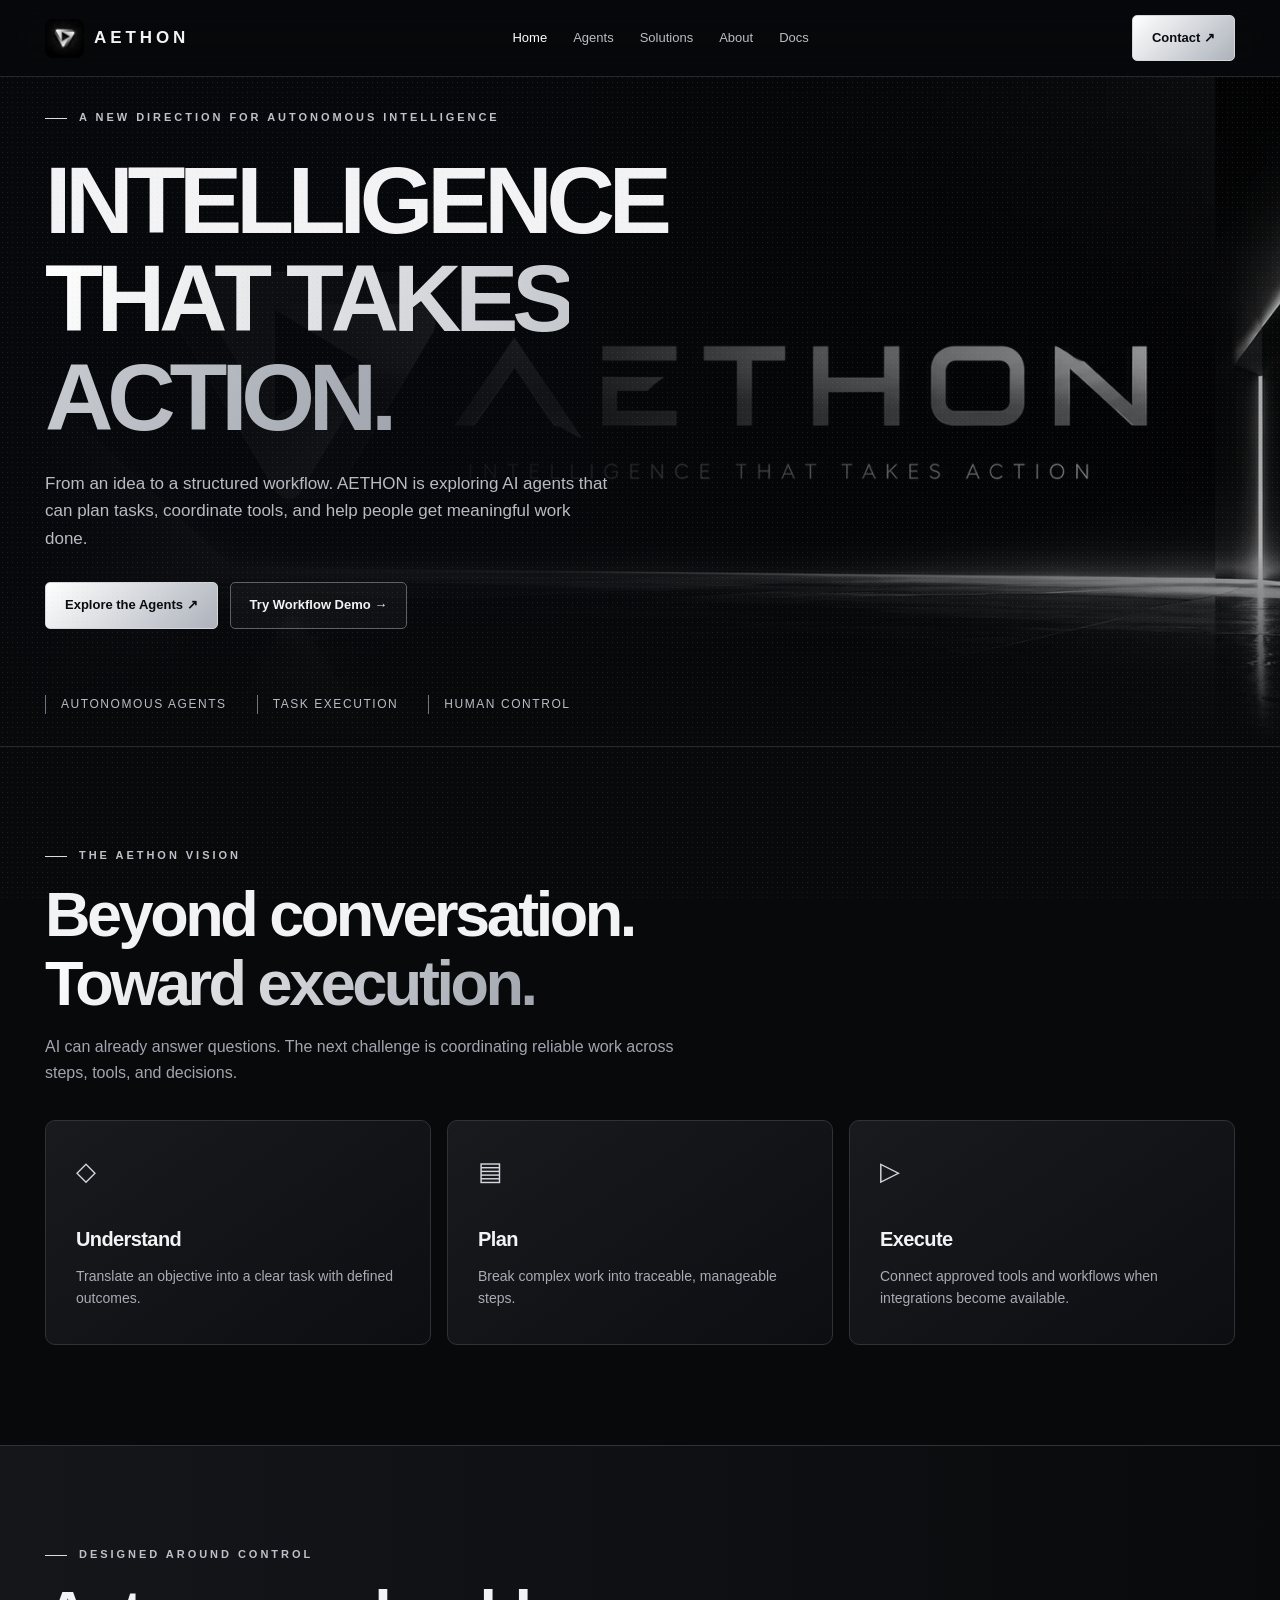
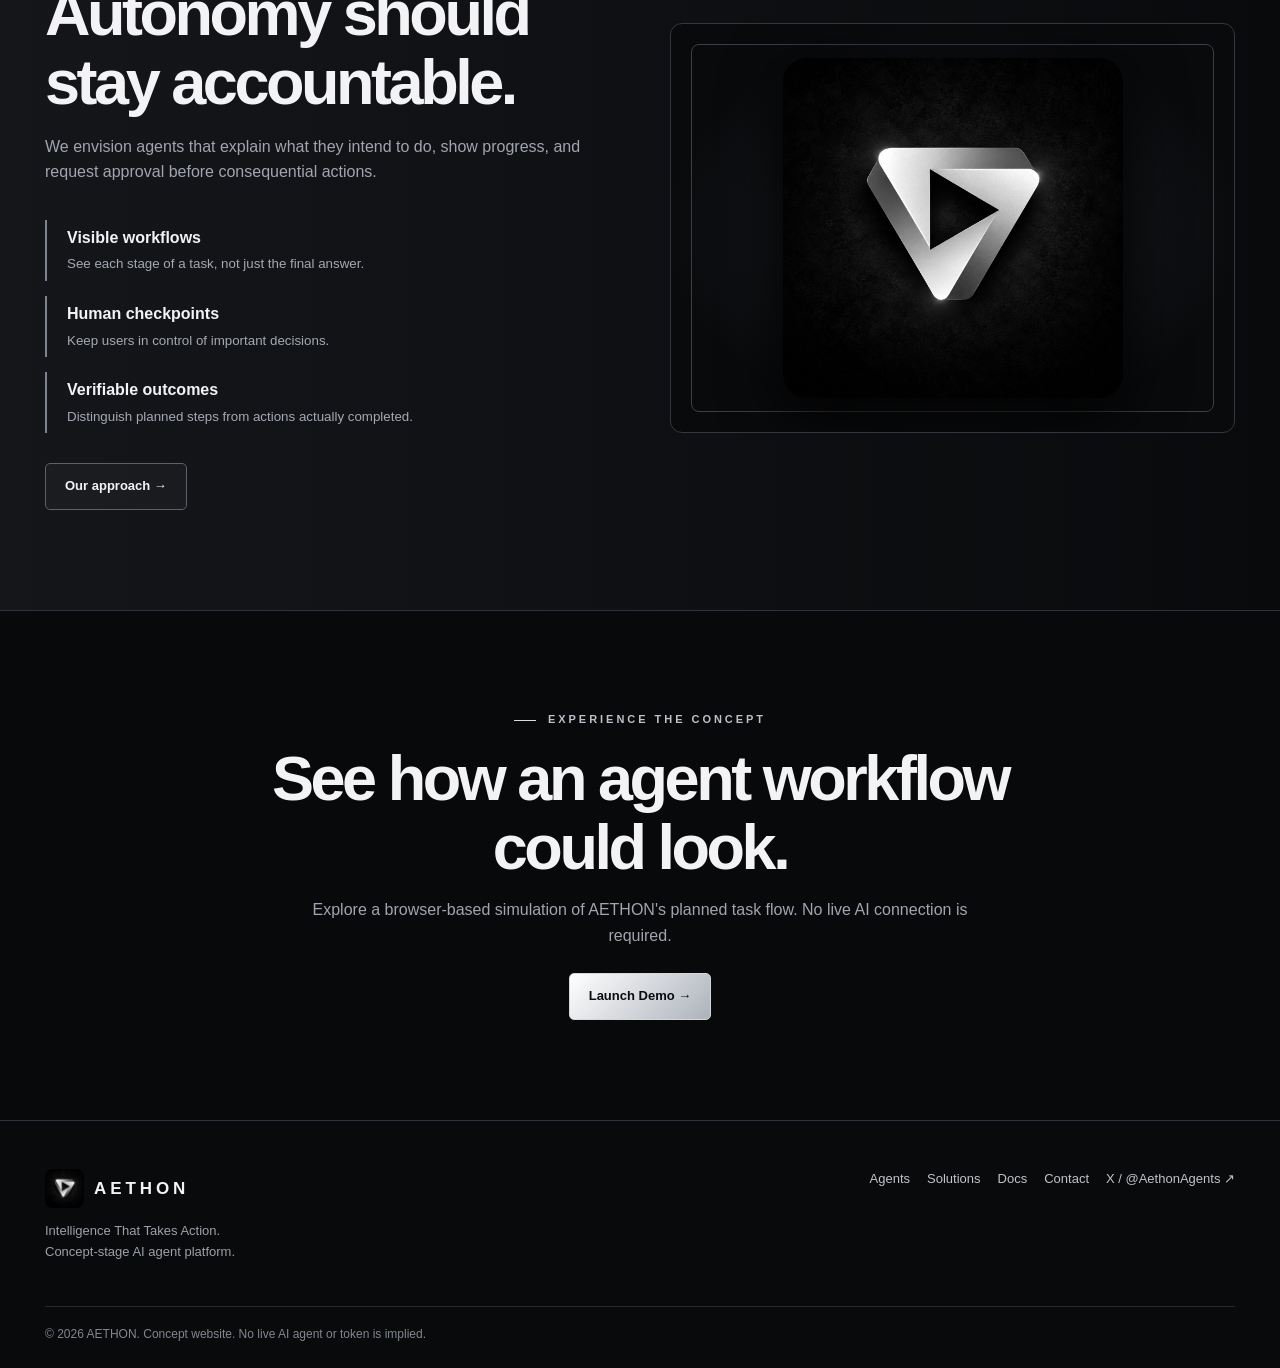
<file: index.html>
<!doctype html><html lang="en"><head><meta charset="utf-8"><meta name="viewport" content="width=device-width,initial-scale=1"><meta name="theme-color" content="#08090b"><meta name="description" content="AETHON — Intelligence That Takes Action. Exploring the future of autonomous AI agents."><title>AETHON | Home</title><link rel="icon" href="assets/logo.webp"><link rel="stylesheet" href="style.css"></head><body><header class="topbar"><div class="wrap nav"><a class="brand" href="index.html"><img src="assets/logo.webp" alt="AETHON symbol">AETHON</a><button class="menu" aria-label="Toggle navigation" aria-expanded="false">☰</button><nav class="navlinks"><a href="index.html" class="active">Home</a><a href="agents.html" class="">Agents</a><a href="solutions.html" class="">Solutions</a><a href="about.html" class="">About</a><a href="docs.html" class="">Docs</a></nav><a class="navcta" href="contact.html">Contact ↗</a></div></header><main><div class="hero"><div class="wrap"><div class="eyebrow">A new direction for autonomous intelligence</div><h1>INTELLIGENCE<br><span class="gradient">THAT TAKES ACTION.</span></h1><p>From an idea to a structured workflow. AETHON is exploring AI agents that can plan tasks, coordinate tools, and help people get meaningful work done.</p><div class="actions"><a class="btn" href="agents.html">Explore the Agents ↗</a><a class="btn ghost" href="demo.html">Try Workflow Demo →</a></div><div class="meta"><span>Autonomous Agents</span><span>Task Execution</span><span>Human Control</span></div></div></div>
<section><div class="wrap"><div class="sectionhead"><div class="eyebrow">The AETHON vision</div><h2>Beyond conversation.<br><span class="gradient">Toward execution.</span></h2><p>AI can already answer questions. The next challenge is coordinating reliable work across steps, tools, and decisions.</p></div><div class="grid"><article class="card"><span class="symbol">◇</span><h3>Understand</h3><p>Translate an objective into a clear task with defined outcomes.</p></article><article class="card"><span class="symbol">▤</span><h3>Plan</h3><p>Break complex work into traceable, manageable steps.</p></article><article class="card"><span class="symbol">▷</span><h3>Execute</h3><p>Connect approved tools and workflows when integrations become available.</p></article></div></div></section>
<section class="stripe"><div class="wrap split"><div><div class="eyebrow">Designed around control</div><div class="sectionhead"><h2>Autonomy should stay accountable.</h2><p>We envision agents that explain what they intend to do, show progress, and request approval before consequential actions.</p></div><div class="steps"><div class="step"><b>Visible workflows</b><small>See each stage of a task, not just the final answer.</small></div><div class="step"><b>Human checkpoints</b><small>Keep users in control of important decisions.</small></div><div class="step"><b>Verifiable outcomes</b><small>Distinguish planned steps from actions actually completed.</small></div></div><div class="actions"><a class="btn ghost" href="about.html">Our approach →</a></div></div><div class="feature-visual"><img src="assets/logo.webp" alt="AETHON silver geometric symbol"></div></div></section>
<section><div class="wrap callout"><div class="eyebrow">Experience the concept</div><div class="sectionhead" style="margin:15px auto 25px"><h2>See how an agent workflow could look.</h2><p style="margin:auto">Explore a browser-based simulation of AETHON's planned task flow. No live AI connection is required.</p></div><a class="btn" href="demo.html">Launch Demo →</a></div></section></main><footer class="footer"><div class="wrap"><div class="footergrid"><div><a class="brand" href="index.html"><img src="assets/logo.webp" alt="">AETHON</a><p>Intelligence That Takes Action.<br>Concept-stage AI agent platform.</p></div><div class="footerlinks"><a href="agents.html">Agents</a><a href="solutions.html">Solutions</a><a href="docs.html">Docs</a><a href="contact.html">Contact</a><a href="https://x.com/AethonAgents" target="_blank" rel="noopener">X / @AethonAgents ↗</a></div></div><div class="copyright">© <span id="year"></span> AETHON. Concept website. No live AI agent or token is implied.</div></div></footer><script src="app.js"></script></body></html>
</file>
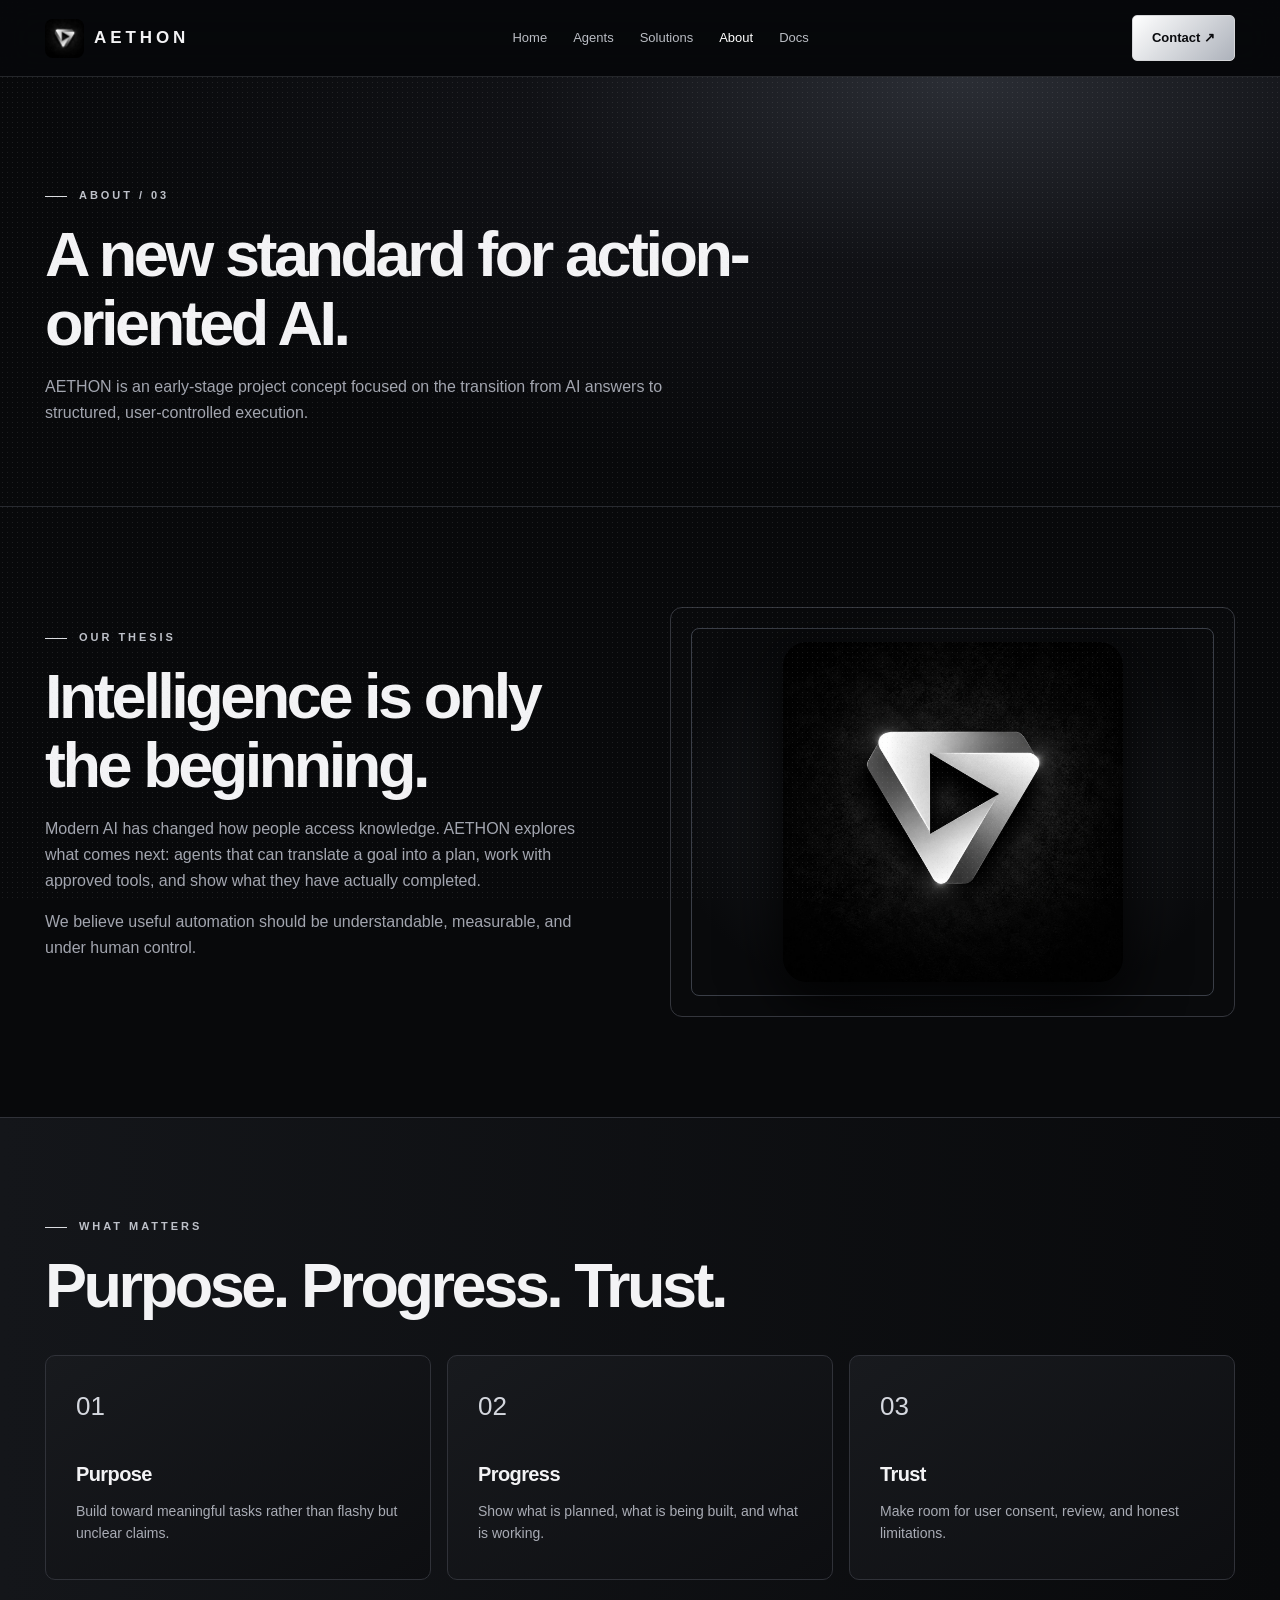
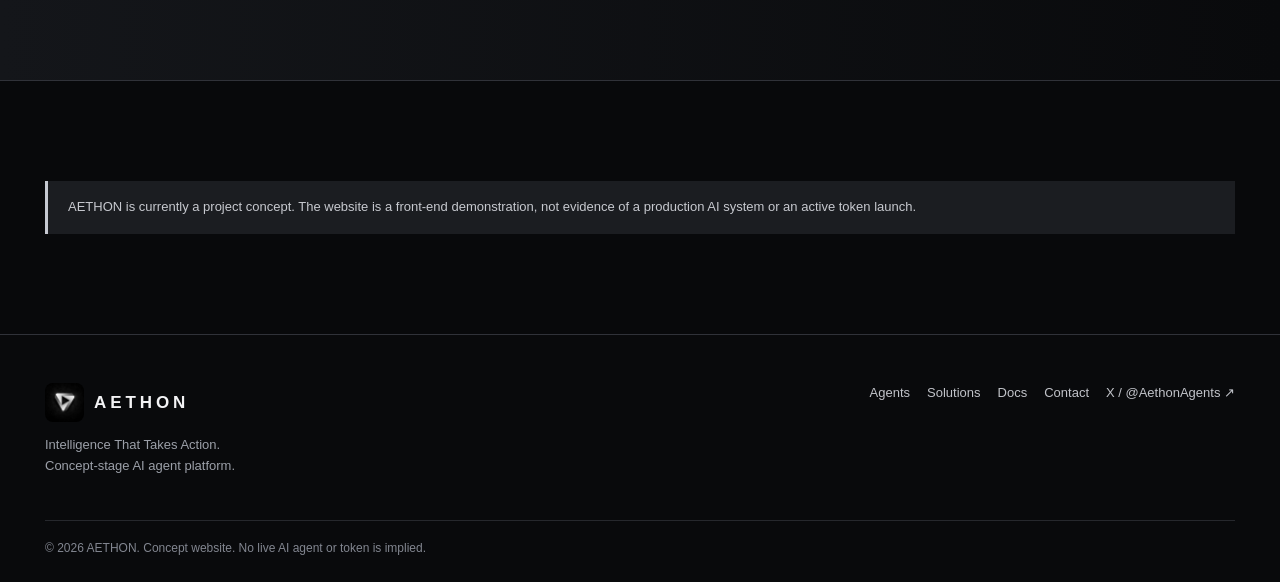
<file: about.html>
<!doctype html><html lang="en"><head><meta charset="utf-8"><meta name="viewport" content="width=device-width,initial-scale=1"><meta name="theme-color" content="#08090b"><meta name="description" content="AETHON — Intelligence That Takes Action. Exploring the future of autonomous AI agents."><title>AETHON | About</title><link rel="icon" href="assets/logo.webp"><link rel="stylesheet" href="style.css"></head><body><header class="topbar"><div class="wrap nav"><a class="brand" href="index.html"><img src="assets/logo.webp" alt="AETHON symbol">AETHON</a><button class="menu" aria-label="Toggle navigation" aria-expanded="false">☰</button><nav class="navlinks"><a href="index.html" class="">Home</a><a href="agents.html" class="">Agents</a><a href="solutions.html" class="">Solutions</a><a href="about.html" class="active">About</a><a href="docs.html" class="">Docs</a></nav><a class="navcta" href="contact.html">Contact ↗</a></div></header><div class="pagehead"><div class="wrap"><div class="eyebrow">About / 03</div><h1>A new standard for action-oriented AI.</h1><p>AETHON is an early-stage project concept focused on the transition from AI answers to structured, user-controlled execution.</p></div></div><main><section><div class="wrap split"><div><div class="eyebrow">Our thesis</div><div class="sectionhead"><h2>Intelligence is only the beginning.</h2><p>Modern AI has changed how people access knowledge. AETHON explores what comes next: agents that can translate a goal into a plan, work with approved tools, and show what they have actually completed.</p><p>We believe useful automation should be understandable, measurable, and under human control.</p></div></div><div class="feature-visual"><img src="assets/logo.webp" alt="AETHON metallic symbol"></div></div></section><section class="stripe"><div class="wrap"><div class="sectionhead"><div class="eyebrow">What matters</div><h2>Purpose. Progress. Trust.</h2></div><div class="grid"><article class="card"><span class="symbol">01</span><h3>Purpose</h3><p>Build toward meaningful tasks rather than flashy but unclear claims.</p></article><article class="card"><span class="symbol">02</span><h3>Progress</h3><p>Show what is planned, what is being built, and what is working.</p></article><article class="card"><span class="symbol">03</span><h3>Trust</h3><p>Make room for user consent, review, and honest limitations.</p></article></div></div></section><section><div class="wrap"><div class="notice">AETHON is currently a project concept. The website is a front-end demonstration, not evidence of a production AI system or an active token launch.</div></div></section></main><footer class="footer"><div class="wrap"><div class="footergrid"><div><a class="brand" href="index.html"><img src="assets/logo.webp" alt="">AETHON</a><p>Intelligence That Takes Action.<br>Concept-stage AI agent platform.</p></div><div class="footerlinks"><a href="agents.html">Agents</a><a href="solutions.html">Solutions</a><a href="docs.html">Docs</a><a href="contact.html">Contact</a><a href="https://x.com/AethonAgents" target="_blank" rel="noopener">X / @AethonAgents ↗</a></div></div><div class="copyright">© <span id="year"></span> AETHON. Concept website. No live AI agent or token is implied.</div></div></footer><script src="app.js"></script></body></html>
</file>
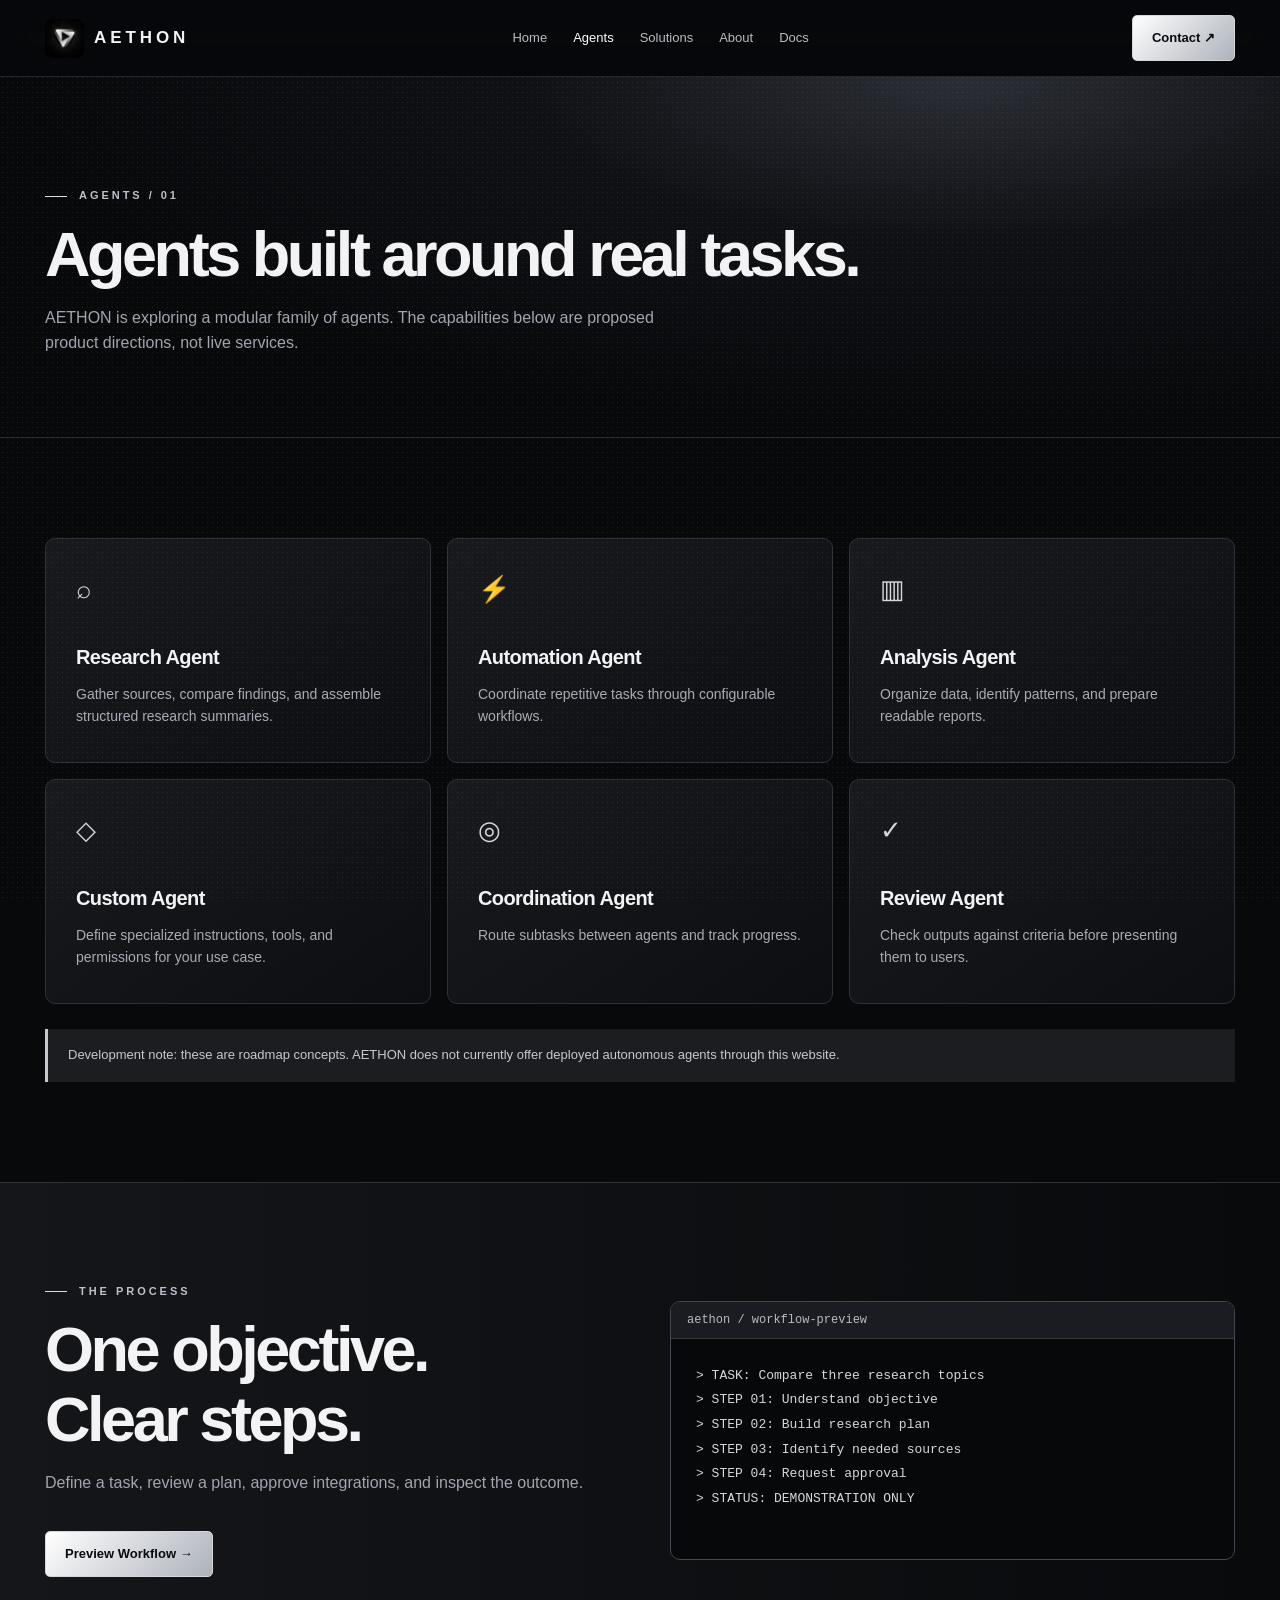
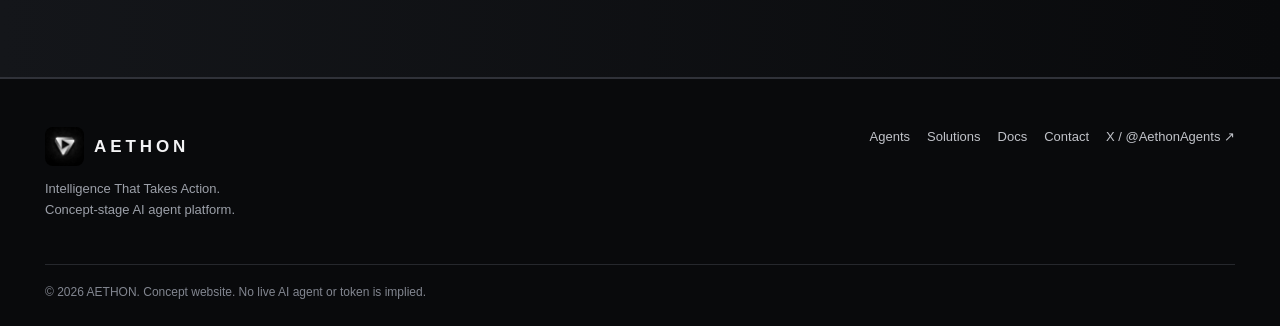
<file: agents.html>
<!doctype html><html lang="en"><head><meta charset="utf-8"><meta name="viewport" content="width=device-width,initial-scale=1"><meta name="theme-color" content="#08090b"><meta name="description" content="AETHON — Intelligence That Takes Action. Exploring the future of autonomous AI agents."><title>AETHON | Agents</title><link rel="icon" href="assets/logo.webp"><link rel="stylesheet" href="style.css"></head><body><header class="topbar"><div class="wrap nav"><a class="brand" href="index.html"><img src="assets/logo.webp" alt="AETHON symbol">AETHON</a><button class="menu" aria-label="Toggle navigation" aria-expanded="false">☰</button><nav class="navlinks"><a href="index.html" class="">Home</a><a href="agents.html" class="active">Agents</a><a href="solutions.html" class="">Solutions</a><a href="about.html" class="">About</a><a href="docs.html" class="">Docs</a></nav><a class="navcta" href="contact.html">Contact ↗</a></div></header><div class="pagehead"><div class="wrap"><div class="eyebrow">Agents / 01</div><h1>Agents built around real tasks.</h1><p>AETHON is exploring a modular family of agents. The capabilities below are proposed product directions, not live services.</p></div></div><main><section><div class="wrap"><div class="grid"><article class="card"><span class="symbol">⌕</span><h3>Research Agent</h3><p>Gather sources, compare findings, and assemble structured research summaries.</p></article><article class="card"><span class="symbol">⚡</span><h3>Automation Agent</h3><p>Coordinate repetitive tasks through configurable workflows.</p></article><article class="card"><span class="symbol">▥</span><h3>Analysis Agent</h3><p>Organize data, identify patterns, and prepare readable reports.</p></article><article class="card"><span class="symbol">◇</span><h3>Custom Agent</h3><p>Define specialized instructions, tools, and permissions for your use case.</p></article><article class="card"><span class="symbol">◎</span><h3>Coordination Agent</h3><p>Route subtasks between agents and track progress.</p></article><article class="card"><span class="symbol">✓</span><h3>Review Agent</h3><p>Check outputs against criteria before presenting them to users.</p></article></div><div class="notice" style="margin-top:25px">Development note: these are roadmap concepts. AETHON does not currently offer deployed autonomous agents through this website.</div></div></section><section class="stripe"><div class="wrap split"><div><div class="eyebrow">The process</div><div class="sectionhead"><h2>One objective.<br>Clear steps.</h2><p>Define a task, review a plan, approve integrations, and inspect the outcome.</p></div><a href="demo.html" class="btn">Preview Workflow →</a></div><div class="terminal"><div class="terminalbar">aethon / workflow-preview</div><div class="terminalbody">> TASK: Compare three research topics
> STEP 01: Understand objective
> STEP 02: Build research plan
> STEP 03: Identify needed sources
> STEP 04: Request approval
> STATUS: DEMONSTRATION ONLY</div></div></div></section></main><footer class="footer"><div class="wrap"><div class="footergrid"><div><a class="brand" href="index.html"><img src="assets/logo.webp" alt="">AETHON</a><p>Intelligence That Takes Action.<br>Concept-stage AI agent platform.</p></div><div class="footerlinks"><a href="agents.html">Agents</a><a href="solutions.html">Solutions</a><a href="docs.html">Docs</a><a href="contact.html">Contact</a><a href="https://x.com/AethonAgents" target="_blank" rel="noopener">X / @AethonAgents ↗</a></div></div><div class="copyright">© <span id="year"></span> AETHON. Concept website. No live AI agent or token is implied.</div></div></footer><script src="app.js"></script></body></html>
</file>
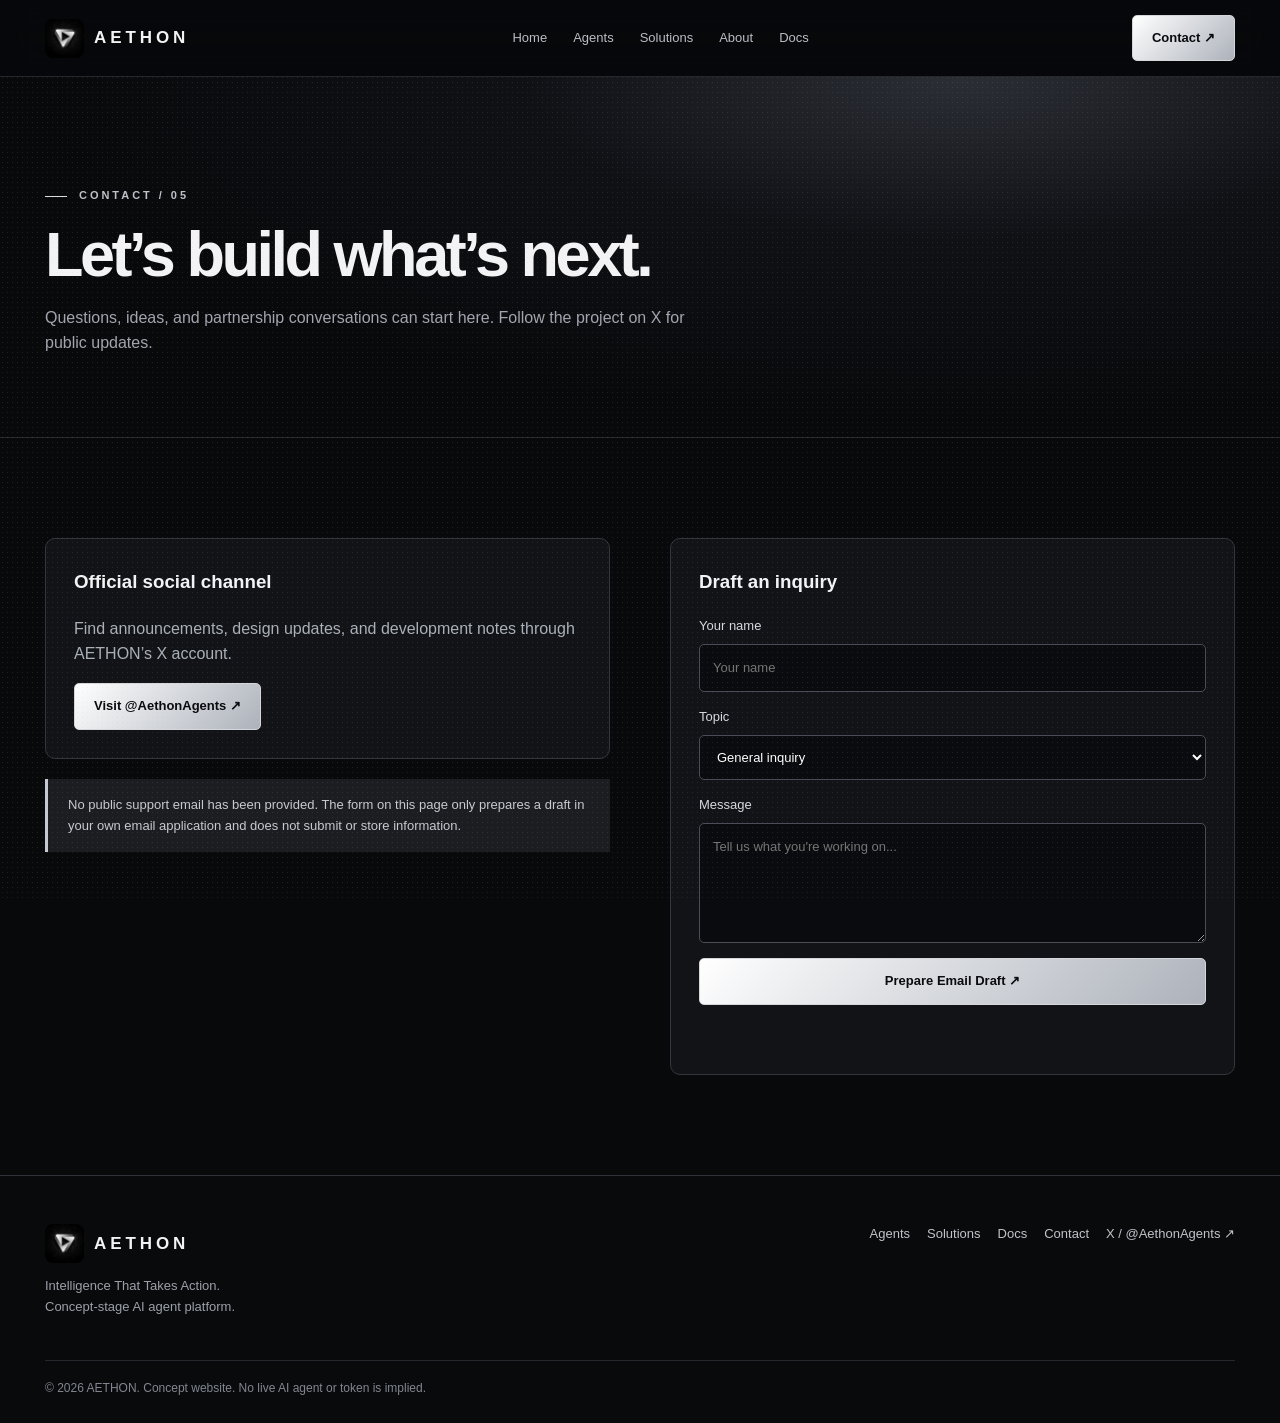
<file: contact.html>
<!doctype html><html lang="en"><head><meta charset="utf-8"><meta name="viewport" content="width=device-width,initial-scale=1"><meta name="theme-color" content="#08090b"><meta name="description" content="AETHON — Intelligence That Takes Action. Exploring the future of autonomous AI agents."><title>AETHON | Contact</title><link rel="icon" href="assets/logo.webp"><link rel="stylesheet" href="style.css"></head><body><header class="topbar"><div class="wrap nav"><a class="brand" href="index.html"><img src="assets/logo.webp" alt="AETHON symbol">AETHON</a><button class="menu" aria-label="Toggle navigation" aria-expanded="false">☰</button><nav class="navlinks"><a href="index.html" class="">Home</a><a href="agents.html" class="">Agents</a><a href="solutions.html" class="">Solutions</a><a href="about.html" class="">About</a><a href="docs.html" class="">Docs</a></nav><a class="navcta" href="contact.html">Contact ↗</a></div></header><div class="pagehead"><div class="wrap"><div class="eyebrow">Contact / 05</div><h1>Let’s build what’s next.</h1><p>Questions, ideas, and partnership conversations can start here. Follow the project on X for public updates.</p></div></div><main><section><div class="wrap split" style="align-items:start"><div><div class="panel"><h3>Official social channel</h3><p>Find announcements, design updates, and development notes through AETHON’s X account.</p><a class="btn" href="https://x.com/AethonAgents" target="_blank" rel="noopener">Visit @AethonAgents ↗</a></div><div class="notice" style="margin-top:20px">No public support email has been provided. The form on this page only prepares a draft in your own email application and does not submit or store information.</div></div><div class="panel"><h3>Draft an inquiry</h3><form class="form" id="contact-form"><label class="field">Your name<input name="name" required placeholder="Your name"></label><label class="field">Topic<select name="topic"><option>General inquiry</option><option>Partnership</option><option>Product feedback</option></select></label><label class="field">Message<textarea name="message" required placeholder="Tell us what you're working on..."></textarea></label><button class="btn" type="submit">Prepare Email Draft ↗</button><p class="small" id="form-result"></p></form></div></div></section></main><footer class="footer"><div class="wrap"><div class="footergrid"><div><a class="brand" href="index.html"><img src="assets/logo.webp" alt="">AETHON</a><p>Intelligence That Takes Action.<br>Concept-stage AI agent platform.</p></div><div class="footerlinks"><a href="agents.html">Agents</a><a href="solutions.html">Solutions</a><a href="docs.html">Docs</a><a href="contact.html">Contact</a><a href="https://x.com/AethonAgents" target="_blank" rel="noopener">X / @AethonAgents ↗</a></div></div><div class="copyright">© <span id="year"></span> AETHON. Concept website. No live AI agent or token is implied.</div></div></footer><script src="app.js"></script></body></html>
</file>
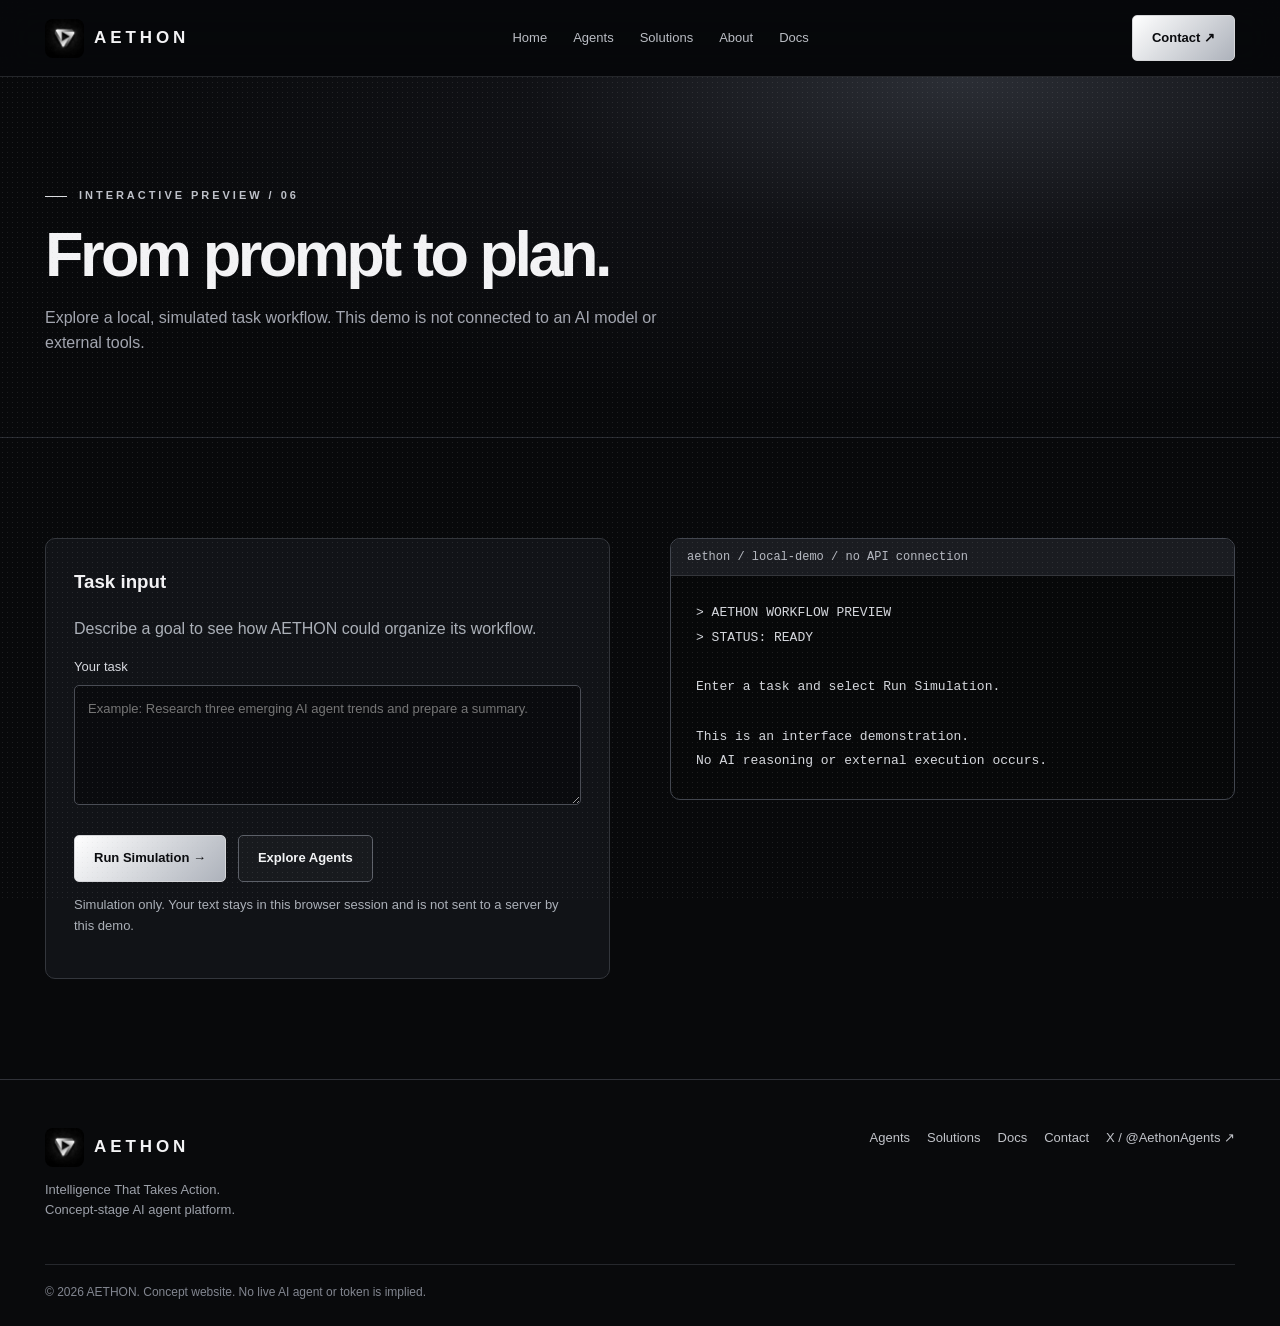
<file: demo.html>
<!doctype html><html lang="en"><head><meta charset="utf-8"><meta name="viewport" content="width=device-width,initial-scale=1"><meta name="theme-color" content="#08090b"><meta name="description" content="AETHON — Intelligence That Takes Action. Exploring the future of autonomous AI agents."><title>AETHON | Demo</title><link rel="icon" href="assets/logo.webp"><link rel="stylesheet" href="style.css"></head><body><header class="topbar"><div class="wrap nav"><a class="brand" href="index.html"><img src="assets/logo.webp" alt="AETHON symbol">AETHON</a><button class="menu" aria-label="Toggle navigation" aria-expanded="false">☰</button><nav class="navlinks"><a href="index.html" class="">Home</a><a href="agents.html" class="">Agents</a><a href="solutions.html" class="">Solutions</a><a href="about.html" class="">About</a><a href="docs.html" class="">Docs</a></nav><a class="navcta" href="contact.html">Contact ↗</a></div></header><div class="pagehead"><div class="wrap"><div class="eyebrow">Interactive preview / 06</div><h1>From prompt to plan.</h1><p>Explore a local, simulated task workflow. This demo is not connected to an AI model or external tools.</p></div></div><main><section><div class="wrap split" style="align-items:start"><div class="panel"><h3>Task input</h3><p>Describe a goal to see how AETHON could organize its workflow.</p><label class="field">Your task<textarea id="demo-task" placeholder="Example: Research three emerging AI agent trends and prepare a summary."></textarea></label><div class="actions"><button class="btn" id="demo-run">Run Simulation →</button><a class="btn ghost" href="agents.html">Explore Agents</a></div><p class="small">Simulation only. Your text stays in this browser session and is not sent to a server by this demo.</p></div><div class="terminal"><div class="terminalbar">aethon / local-demo / no API connection</div><div id="demo-output" class="terminalbody">> AETHON WORKFLOW PREVIEW
> STATUS: READY

Enter a task and select Run Simulation.

This is an interface demonstration.
No AI reasoning or external execution occurs.</div></div></div></section></main><footer class="footer"><div class="wrap"><div class="footergrid"><div><a class="brand" href="index.html"><img src="assets/logo.webp" alt="">AETHON</a><p>Intelligence That Takes Action.<br>Concept-stage AI agent platform.</p></div><div class="footerlinks"><a href="agents.html">Agents</a><a href="solutions.html">Solutions</a><a href="docs.html">Docs</a><a href="contact.html">Contact</a><a href="https://x.com/AethonAgents" target="_blank" rel="noopener">X / @AethonAgents ↗</a></div></div><div class="copyright">© <span id="year"></span> AETHON. Concept website. No live AI agent or token is implied.</div></div></footer><script src="app.js"></script></body></html>
</file>
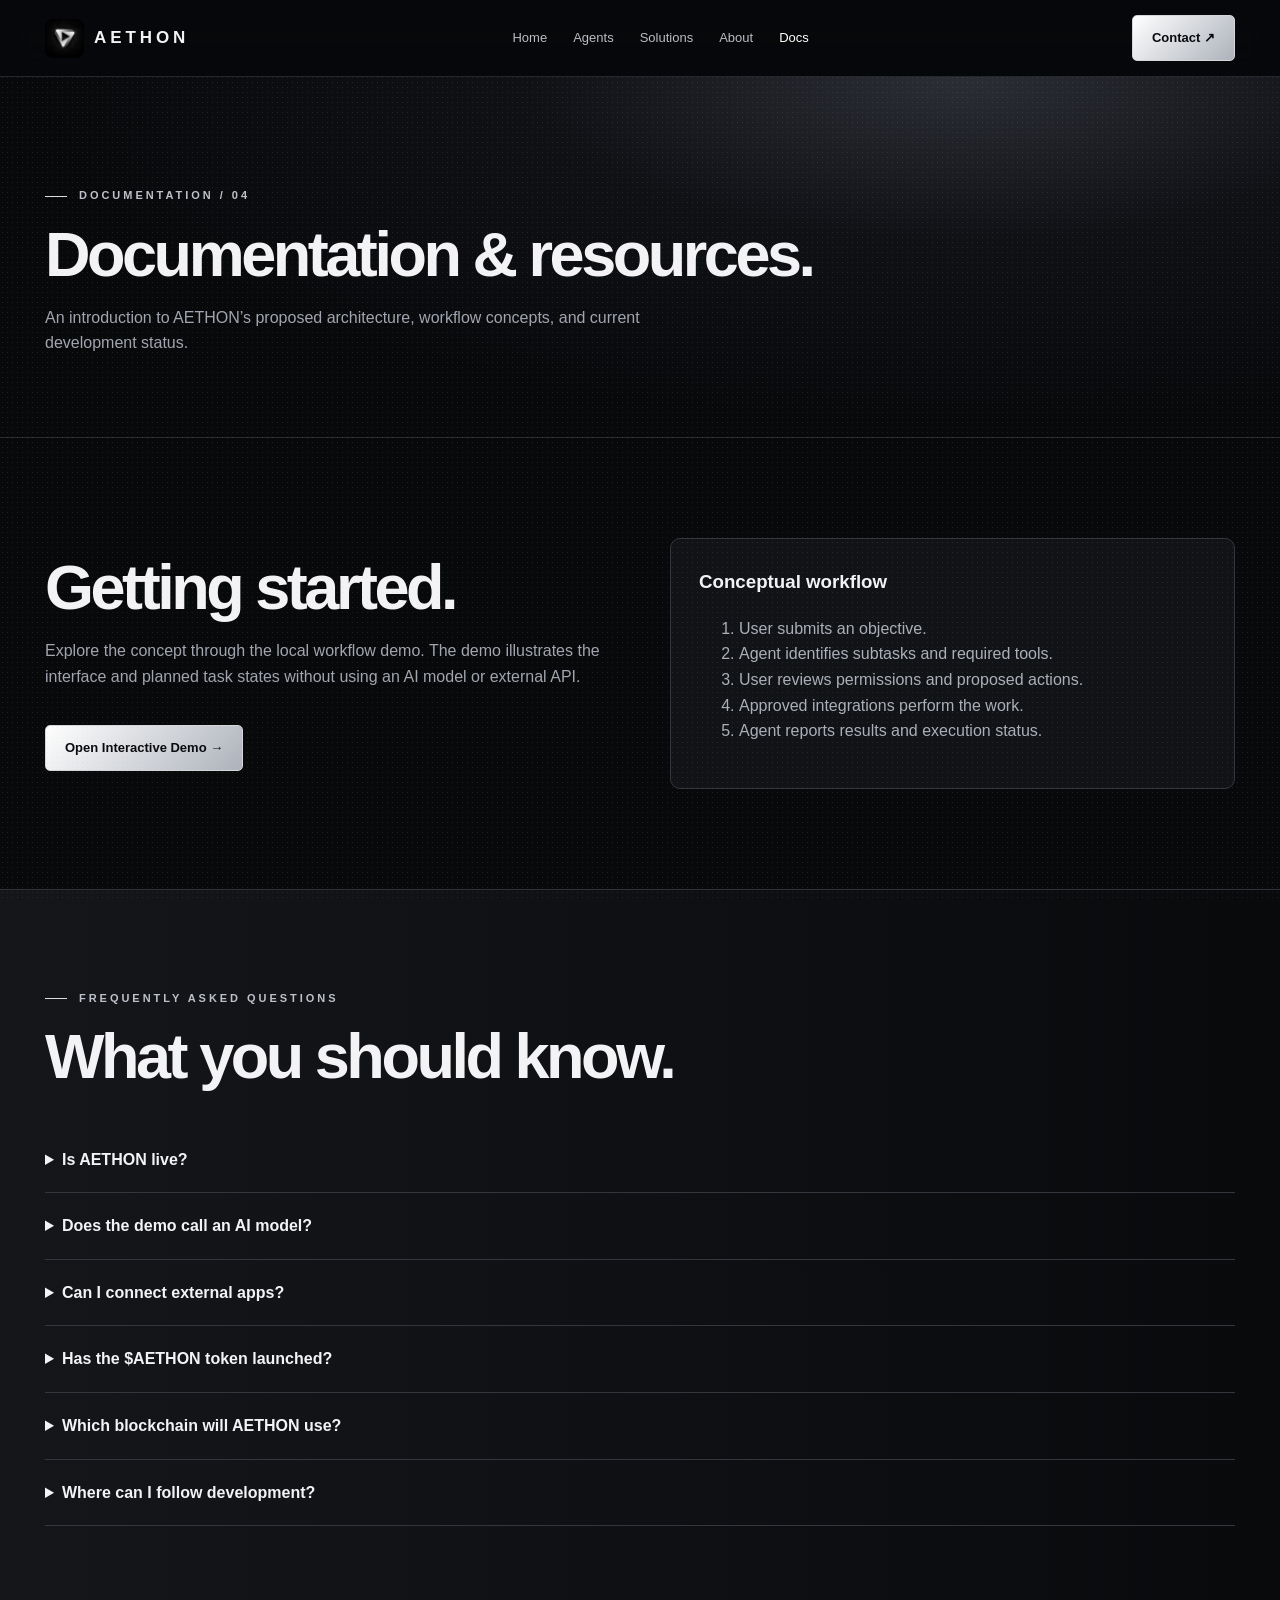
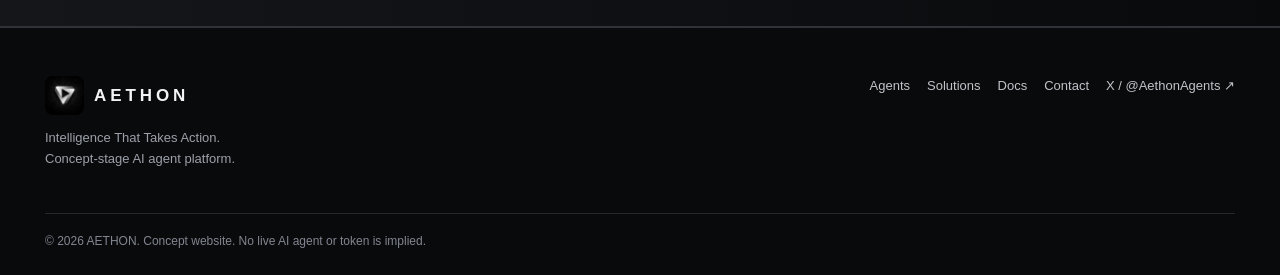
<file: docs.html>
<!doctype html><html lang="en"><head><meta charset="utf-8"><meta name="viewport" content="width=device-width,initial-scale=1"><meta name="theme-color" content="#08090b"><meta name="description" content="AETHON — Intelligence That Takes Action. Exploring the future of autonomous AI agents."><title>AETHON | Docs</title><link rel="icon" href="assets/logo.webp"><link rel="stylesheet" href="style.css"></head><body><header class="topbar"><div class="wrap nav"><a class="brand" href="index.html"><img src="assets/logo.webp" alt="AETHON symbol">AETHON</a><button class="menu" aria-label="Toggle navigation" aria-expanded="false">☰</button><nav class="navlinks"><a href="index.html" class="">Home</a><a href="agents.html" class="">Agents</a><a href="solutions.html" class="">Solutions</a><a href="about.html" class="">About</a><a href="docs.html" class="active">Docs</a></nav><a class="navcta" href="contact.html">Contact ↗</a></div></header><div class="pagehead"><div class="wrap"><div class="eyebrow">Documentation / 04</div><h1>Documentation & resources.</h1><p>An introduction to AETHON’s proposed architecture, workflow concepts, and current development status.</p></div></div><main><section><div class="wrap split" style="align-items:start"><div><div class="sectionhead"><h2>Getting started.</h2><p>Explore the concept through the local workflow demo. The demo illustrates the interface and planned task states without using an AI model or external API.</p></div><a class="btn" href="demo.html">Open Interactive Demo →</a></div><div class="panel"><h3>Conceptual workflow</h3><ol><li>User submits an objective.</li><li>Agent identifies subtasks and required tools.</li><li>User reviews permissions and proposed actions.</li><li>Approved integrations perform the work.</li><li>Agent reports results and execution status.</li></ol></div></div></section><section class="stripe"><div class="wrap"><div class="sectionhead"><div class="eyebrow">Frequently asked questions</div><h2>What you should know.</h2></div><details class="faq"><summary>Is AETHON live?</summary><p>Not as a production AI agent service. This website is an early-stage concept and interface demonstration.</p></details><details class="faq"><summary>Does the demo call an AI model?</summary><p>No. It is a local browser simulation and does not perform research or execute tools.</p></details><details class="faq"><summary>Can I connect external apps?</summary><p>Not yet. Tool integrations are a proposed feature and would require implementation and user authorization.</p></details><details class="faq"><summary>Has the $AETHON token launched?</summary><p>No token deployment or official contract address has been confirmed in the project information provided for this website.</p></details><details class="faq"><summary>Which blockchain will AETHON use?</summary><p>No blockchain has been selected for AETHON at this stage.</p></details><details class="faq"><summary>Where can I follow development?</summary><p>Follow @AethonAgents on X for updates published by the project team.</p></details></div></section></main><footer class="footer"><div class="wrap"><div class="footergrid"><div><a class="brand" href="index.html"><img src="assets/logo.webp" alt="">AETHON</a><p>Intelligence That Takes Action.<br>Concept-stage AI agent platform.</p></div><div class="footerlinks"><a href="agents.html">Agents</a><a href="solutions.html">Solutions</a><a href="docs.html">Docs</a><a href="contact.html">Contact</a><a href="https://x.com/AethonAgents" target="_blank" rel="noopener">X / @AethonAgents ↗</a></div></div><div class="copyright">© <span id="year"></span> AETHON. Concept website. No live AI agent or token is implied.</div></div></footer><script src="app.js"></script></body></html>
</file>
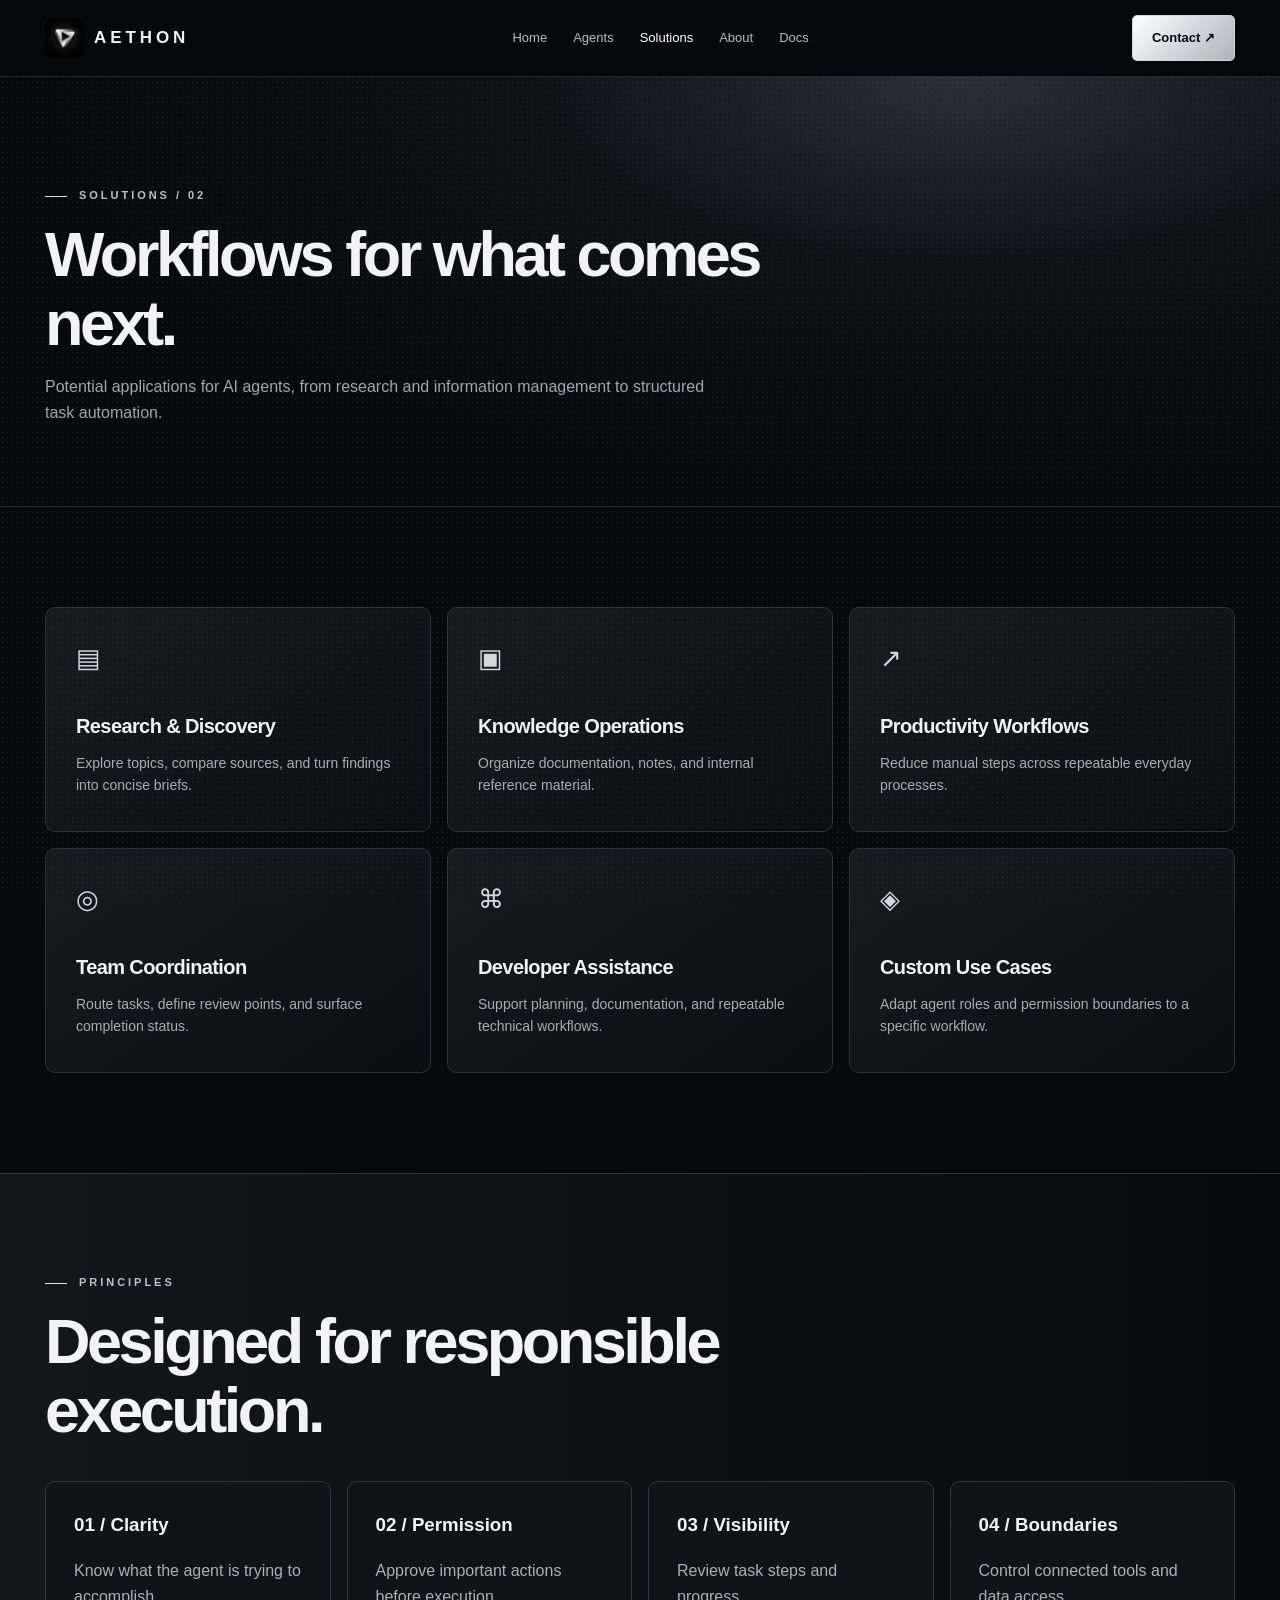
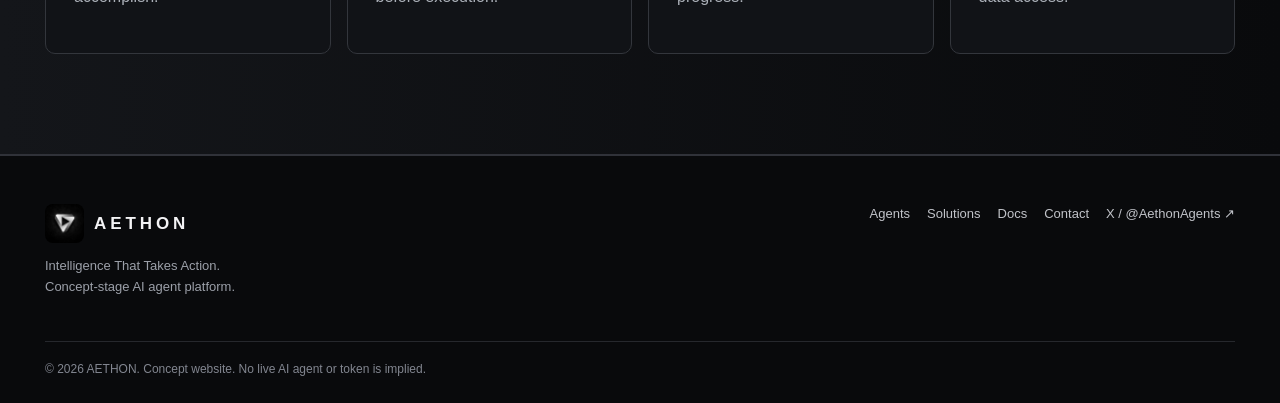
<file: solutions.html>
<!doctype html><html lang="en"><head><meta charset="utf-8"><meta name="viewport" content="width=device-width,initial-scale=1"><meta name="theme-color" content="#08090b"><meta name="description" content="AETHON — Intelligence That Takes Action. Exploring the future of autonomous AI agents."><title>AETHON | Solutions</title><link rel="icon" href="assets/logo.webp"><link rel="stylesheet" href="style.css"></head><body><header class="topbar"><div class="wrap nav"><a class="brand" href="index.html"><img src="assets/logo.webp" alt="AETHON symbol">AETHON</a><button class="menu" aria-label="Toggle navigation" aria-expanded="false">☰</button><nav class="navlinks"><a href="index.html" class="">Home</a><a href="agents.html" class="">Agents</a><a href="solutions.html" class="active">Solutions</a><a href="about.html" class="">About</a><a href="docs.html" class="">Docs</a></nav><a class="navcta" href="contact.html">Contact ↗</a></div></header><div class="pagehead"><div class="wrap"><div class="eyebrow">Solutions / 02</div><h1>Workflows for what comes next.</h1><p>Potential applications for AI agents, from research and information management to structured task automation.</p></div></div><main><section><div class="wrap"><div class="grid"><article class="card"><span class="symbol">▤</span><h3>Research & Discovery</h3><p>Explore topics, compare sources, and turn findings into concise briefs.</p></article><article class="card"><span class="symbol">▣</span><h3>Knowledge Operations</h3><p>Organize documentation, notes, and internal reference material.</p></article><article class="card"><span class="symbol">↗</span><h3>Productivity Workflows</h3><p>Reduce manual steps across repeatable everyday processes.</p></article><article class="card"><span class="symbol">◎</span><h3>Team Coordination</h3><p>Route tasks, define review points, and surface completion status.</p></article><article class="card"><span class="symbol">⌘</span><h3>Developer Assistance</h3><p>Support planning, documentation, and repeatable technical workflows.</p></article><article class="card"><span class="symbol">◈</span><h3>Custom Use Cases</h3><p>Adapt agent roles and permission boundaries to a specific workflow.</p></article></div></div></section><section class="stripe"><div class="wrap"><div class="sectionhead"><div class="eyebrow">Principles</div><h2>Designed for responsible execution.</h2></div><div class="grid four"><div class="panel"><h3>01 / Clarity</h3><p>Know what the agent is trying to accomplish.</p></div><div class="panel"><h3>02 / Permission</h3><p>Approve important actions before execution.</p></div><div class="panel"><h3>03 / Visibility</h3><p>Review task steps and progress.</p></div><div class="panel"><h3>04 / Boundaries</h3><p>Control connected tools and data access.</p></div></div></div></section></main><footer class="footer"><div class="wrap"><div class="footergrid"><div><a class="brand" href="index.html"><img src="assets/logo.webp" alt="">AETHON</a><p>Intelligence That Takes Action.<br>Concept-stage AI agent platform.</p></div><div class="footerlinks"><a href="agents.html">Agents</a><a href="solutions.html">Solutions</a><a href="docs.html">Docs</a><a href="contact.html">Contact</a><a href="https://x.com/AethonAgents" target="_blank" rel="noopener">X / @AethonAgents ↗</a></div></div><div class="copyright">© <span id="year"></span> AETHON. Concept website. No live AI agent or token is implied.</div></div></footer><script src="app.js"></script></body></html>
</file>
<file: style.css>
:root{--bg:#08090b;--panel:#101216;--panel2:#15171b;--line:#303239;--text:#f3f3f5;--muted:#a2a5af;--silver:#dfe2e7;--max:1190px}
*{box-sizing:border-box}html{scroll-behavior:smooth}body{margin:0;background:var(--bg);color:var(--text);font-family:Inter,Arial,Helvetica,sans-serif;line-height:1.6}a{color:inherit;text-decoration:none}button,input,textarea,select{font:inherit}button{cursor:pointer}::selection{background:#d9dce3;color:#08090b}
body:before{content:"";position:fixed;inset:0;pointer-events:none;opacity:.13;background-image:radial-gradient(#bbb 0.55px,transparent .6px);background-size:5px 5px;z-index:10}
.wrap{width:min(var(--max),calc(100% - 44px));margin:auto}.topbar{position:sticky;top:0;z-index:20;background:rgba(7,8,10,.9);backdrop-filter:blur(18px);border-bottom:1px solid #24262a}.nav{min-height:76px;display:flex;align-items:center;justify-content:space-between;gap:20px}.brand{display:flex;align-items:center;gap:10px;font-weight:800;letter-spacing:.23em;font-size:17px}.brand img{width:39px;height:39px;object-fit:cover;border-radius:8px}.navlinks{display:flex;align-items:center;gap:26px}.navlinks a{font-size:13px;color:#babdc4;transition:.2s}.navlinks a:hover,.navlinks a.active{color:white}.navcta,.btn{border:1px solid #d5d6d9;background:linear-gradient(135deg,#fff,#adb2bb);color:#0a0b0e;padding:12px 19px;border-radius:5px;font-weight:750;font-size:13px;display:inline-flex;align-items:center;justify-content:center;gap:8px;transition:transform .2s,opacity .2s}.btn:hover,.navcta:hover{transform:translateY(-2px)}.btn.ghost{background:rgba(255,255,255,.03);border-color:#5c6068;color:#f2f3f5}.menu{display:none;background:none;border:1px solid #484b51;border-radius:5px;color:white;padding:6px 10px}
.hero{min-height:670px;display:flex;align-items:center;position:relative;overflow:hidden;border-bottom:1px solid #27292e;background:linear-gradient(90deg,#07080b 2%,rgba(7,8,11,.92) 43%,rgba(7,8,11,.30) 100%),url('assets/hero.webp') center/cover no-repeat}.hero:after{content:"";position:absolute;inset:auto 0 0;height:190px;background:linear-gradient(transparent,#08090b)}.hero .wrap{position:relative;z-index:1}.eyebrow{color:#bec1c9;font-size:11px;font-weight:750;letter-spacing:.27em;text-transform:uppercase}.eyebrow:before{content:"";display:inline-block;width:22px;height:1px;background:#dadce0;vertical-align:middle;margin-right:12px}.hero h1{font-size:clamp(48px,7.4vw,102px);line-height:1.04;letter-spacing:-.065em;max-width:850px;margin:24px 0}.gradient{background:linear-gradient(115deg,#fff,#a0a5ae);-webkit-background-clip:text;background-clip:text;color:transparent}.hero p{font-size:17px;color:#b9bbc3;max-width:570px}.actions{display:flex;flex-wrap:wrap;gap:12px;margin-top:30px}.meta{display:flex;gap:30px;margin-top:66px;color:#b9bcc5;font-size:12px;text-transform:uppercase;letter-spacing:.13em}.meta span{border-left:1px solid #71757f;padding-left:15px}
section{padding:100px 0}.sectionhead{max-width:740px;margin-bottom:35px}.sectionhead h2,.pagehead h1{font-size:clamp(35px,5vw,63px);letter-spacing:-.055em;line-height:1.1;margin:15px 0}.sectionhead p,.pagehead p{color:var(--muted);font-size:16px;max-width:660px}.grid{display:grid;grid-template-columns:repeat(3,1fr);gap:16px}.grid.four{grid-template-columns:repeat(4,1fr)}.card{background:linear-gradient(145deg,#181a1e,#0d0e11);border:1px solid #303239;border-radius:10px;padding:30px;min-height:225px;transition:transform .2s,border-color .2s}.card:hover{transform:translateY(-4px);border-color:#92959d}.card .num{font-family:monospace;color:#aeb3be;font-size:12px;letter-spacing:.1em}.card h3{font-size:20px;letter-spacing:-.03em;margin:30px 0 10px}.card p{font-size:14px;color:#a9acb5;margin:0}.card .symbol{font-size:26px;color:#d4d7de}.stripe{background:linear-gradient(90deg,#14161a,#090a0c);border-block:1px solid #303239}.split{display:grid;grid-template-columns:1fr 1fr;gap:60px;align-items:center}.feature-visual{min-height:410px;border:1px solid #34363d;border-radius:12px;background:radial-gradient(ellipse at 50% 50%,#444851 0%,#16181c 29%,#090a0c 72%);display:flex;align-items:center;justify-content:center;position:relative;overflow:hidden}.feature-visual img{width:min(70%,340px);border-radius:24px;filter:drop-shadow(0 15px 30px #000)}.feature-visual:before{content:"";position:absolute;inset:20px;border:1px solid #3a3e47;border-radius:8px}.steps{display:grid;gap:15px}.step{border-left:2px solid #7c828e;padding:5px 0 5px 20px}.step b{display:block}.step small{color:#a5a9b2}.pagehead{padding:110px 0 65px;background:radial-gradient(ellipse at 75% 0%,#2b2e35 0%,#101115 32%,#08090b 68%);border-bottom:1px solid #282a30}.pagehead h1{max-width:850px}.pill{display:inline-block;border:1px solid #444851;color:#c5c8ce;padding:6px 11px;font-size:11px;letter-spacing:.12em;border-radius:100px;margin:4px}.panel{border:1px solid #33363c;background:#111317;border-radius:10px;padding:28px}.panel h3{margin-top:0}.panel p,.panel li{color:#abb0b8}.faq{border-bottom:1px solid #33363c;padding:20px 0}.faq summary{cursor:pointer;font-weight:700}.faq p{color:#a9acb5}.notice{padding:16px 20px;border-left:3px solid #c6c9d1;background:#1b1d21;color:#c7c9cf;font-size:13px}.form{display:grid;gap:15px}.field{display:grid;gap:7px;color:#d7d9df;font-size:13px}.field input,.field textarea,.field select{width:100%;background:#0a0b0e;color:#fff;border:1px solid #4a4d55;padding:13px;border-radius:5px}.field textarea{min-height:120px;resize:vertical}.footer{border-top:1px solid #303239;padding:48px 0 24px;background:#090a0c}.footergrid{display:flex;justify-content:space-between;gap:25px;flex-wrap:wrap}.footer p{color:#9ca0a9;font-size:13px;max-width:400px}.footerlinks{display:flex;gap:17px;flex-wrap:wrap;color:#c1c3c9;font-size:13px}.copyright{border-top:1px solid #26282d;margin-top:30px;padding-top:18px;color:#828690;font-size:12px}.terminal{background:#070809;border:1px solid #434750;border-radius:10px;overflow:hidden}.terminalbar{background:#1a1c21;padding:11px 16px;color:#b7bac2;font:12px monospace;border-bottom:1px solid #34363b}.terminalbody{padding:25px;font:13px/1.9 monospace;min-height:220px;white-space:pre-wrap;color:#d5d7dd}.terminalbody .dim{color:#868b96}.taskstatus{color:#d9dbe1;font-size:13px;margin-top:15px}.small{font-size:13px;color:#a9acb5}.callout{text-align:center}
@media(max-width:900px){.grid.four{grid-template-columns:repeat(2,1fr)}.grid{grid-template-columns:repeat(2,1fr)}.split{grid-template-columns:1fr}.hero{min-height:600px;background-position:60% center}}@media(max-width:640px){.wrap{width:calc(100% - 32px)}.nav{min-height:66px}.menu{display:block}.navlinks{display:none;position:absolute;top:66px;left:0;right:0;background:#0c0d10;padding:20px;flex-direction:column;align-items:flex-start;border-bottom:1px solid #3b3d43}.navlinks.open{display:flex}.navcta{display:none}.hero{min-height:600px;background:linear-gradient(90deg,rgba(7,8,11,.94),rgba(7,8,11,.70)),url('assets/hero.webp') center/cover no-repeat}.hero h1{font-size:49px}.hero p{font-size:15px}.meta{flex-direction:column;gap:12px;margin-top:42px}section{padding:65px 0}.pagehead{padding:80px 0 50px}.grid,.grid.four{grid-template-columns:1fr}.card{min-height:180px}.card h3{margin-top:15px}.feature-visual{min-height:300px}.footergrid{flex-direction:column}}
</file>
